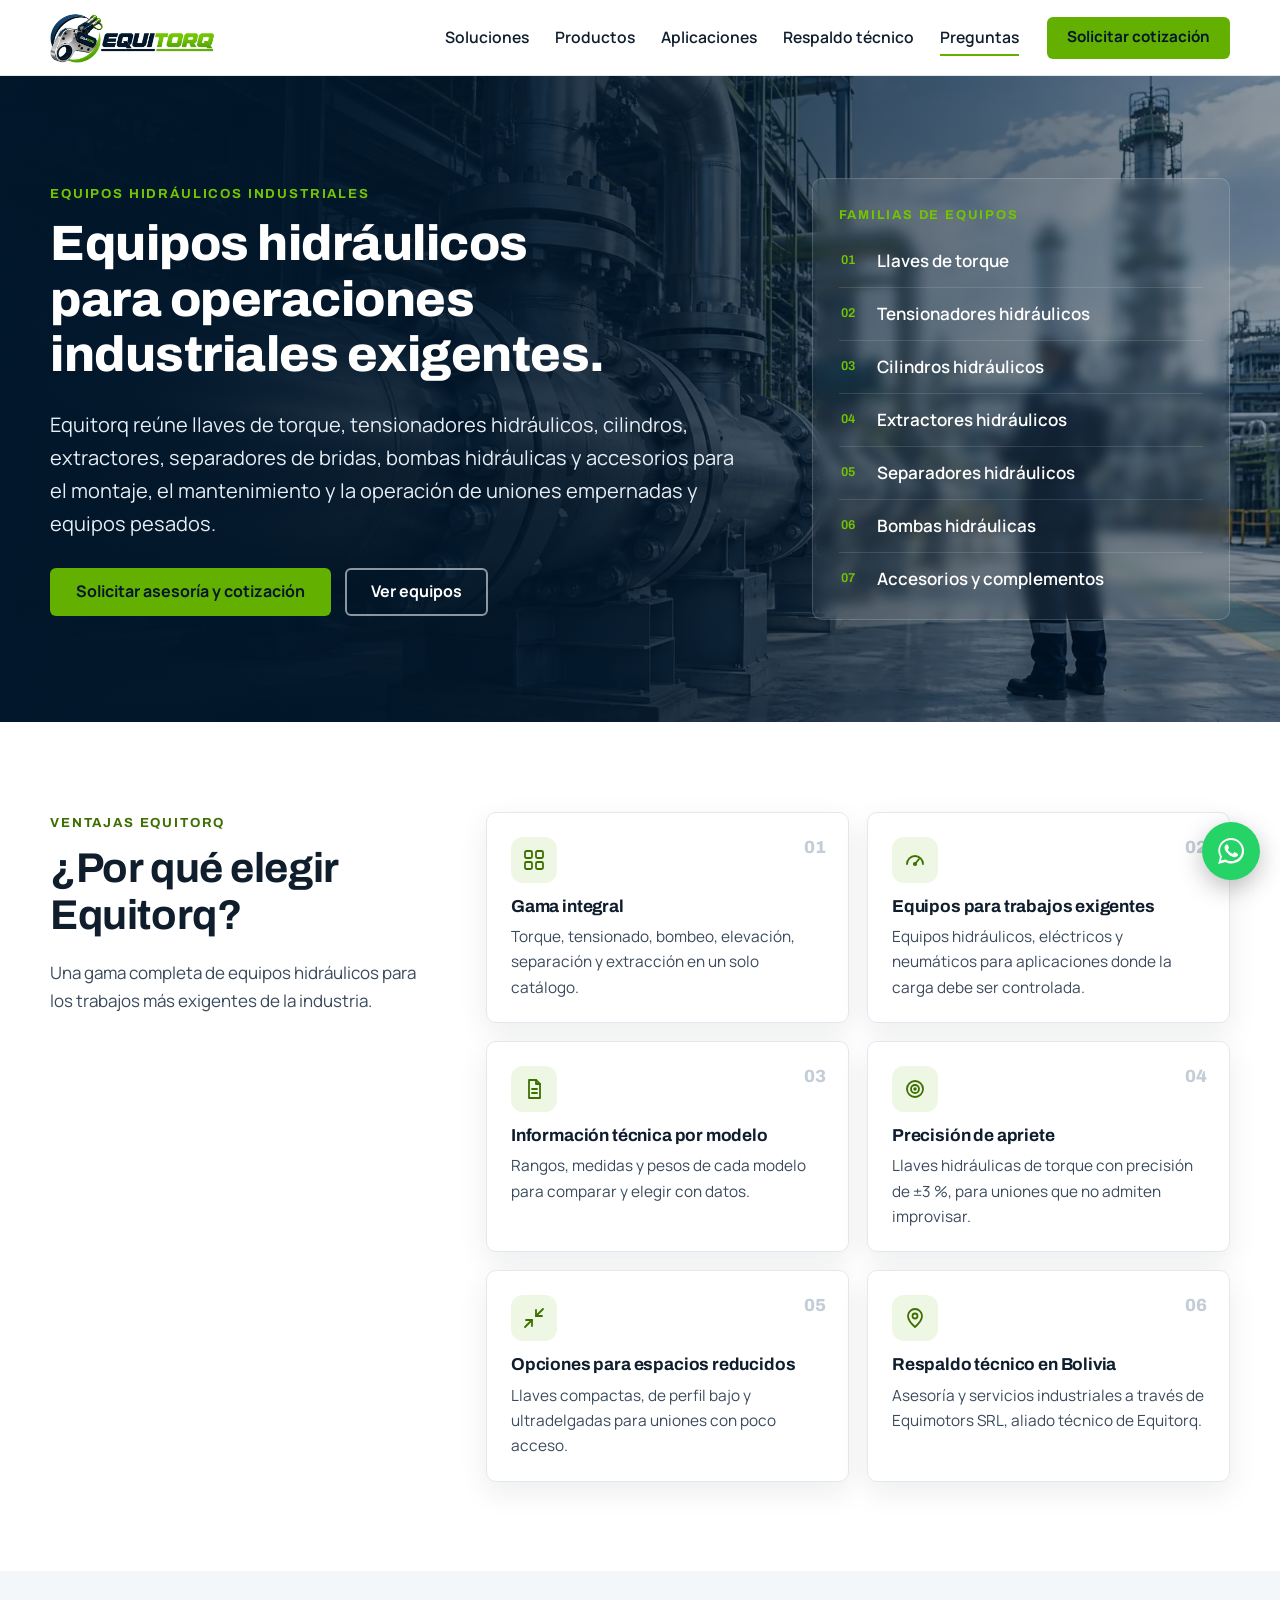
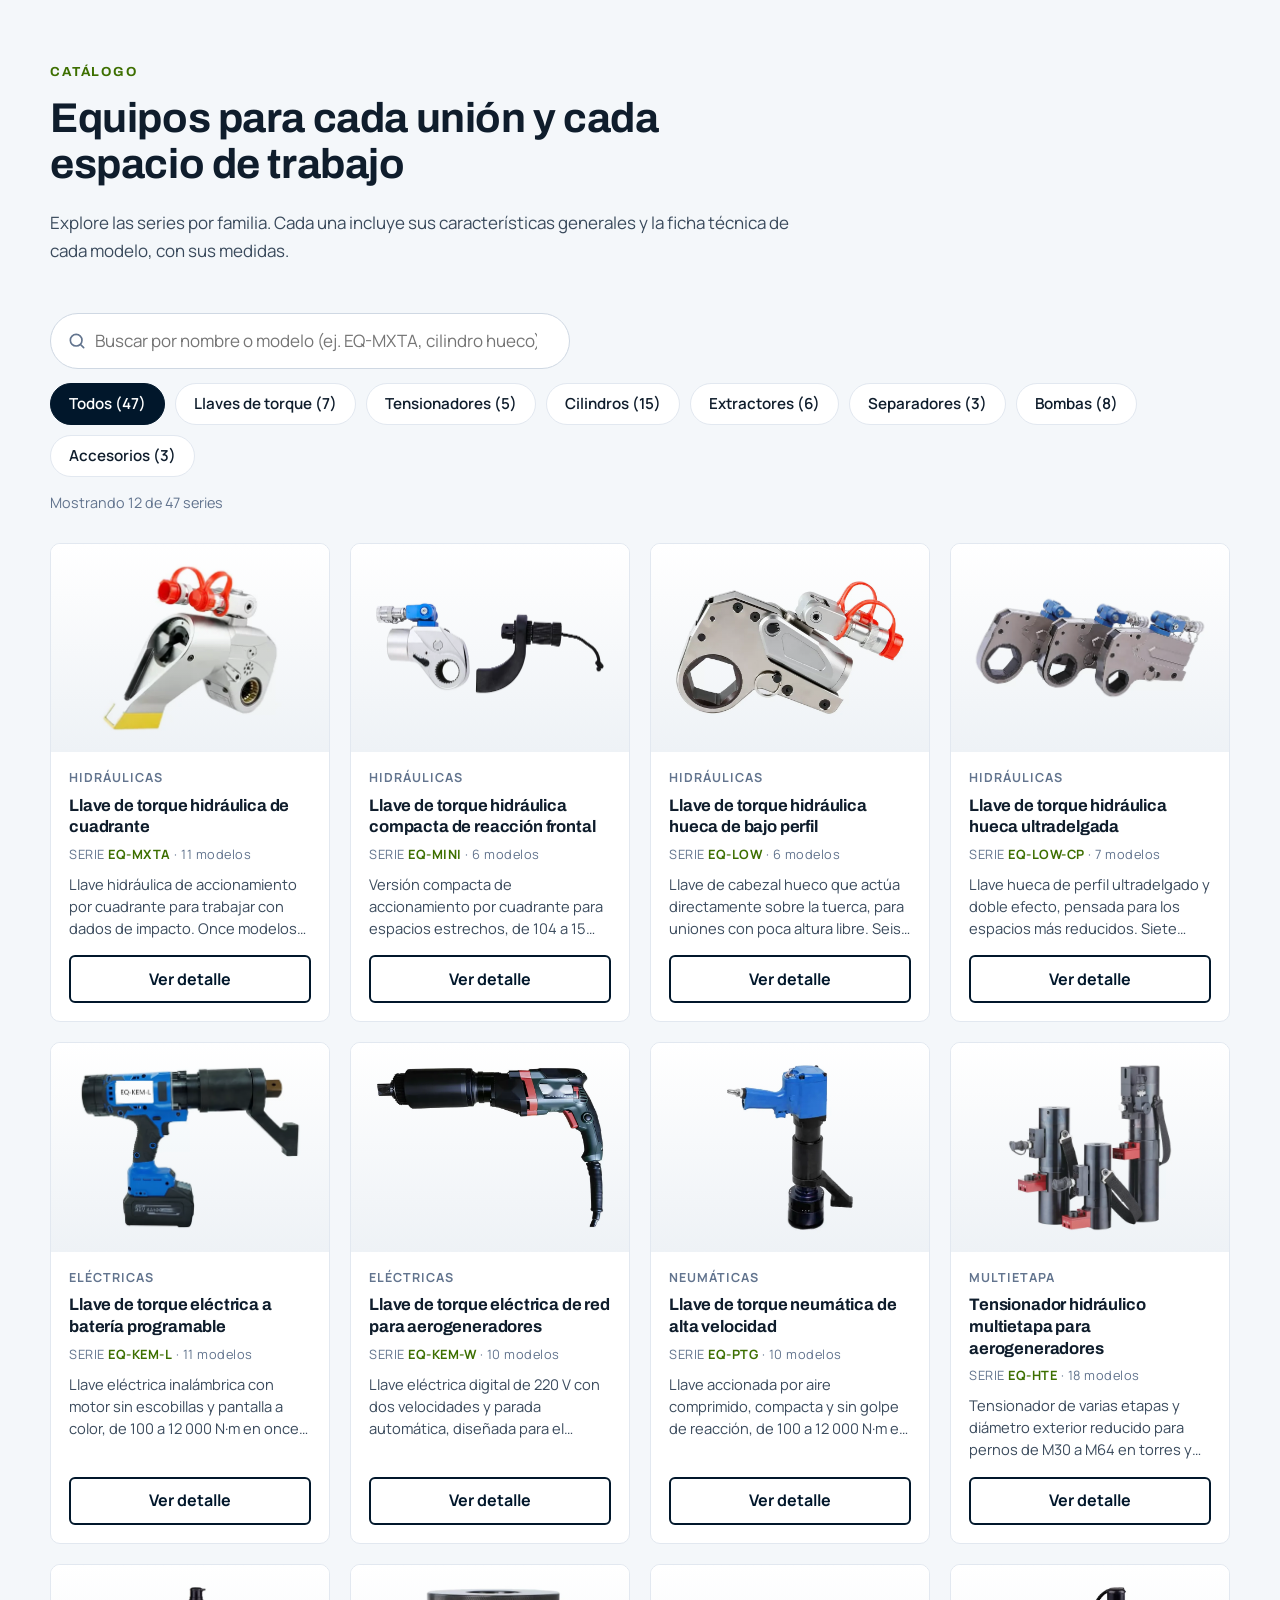
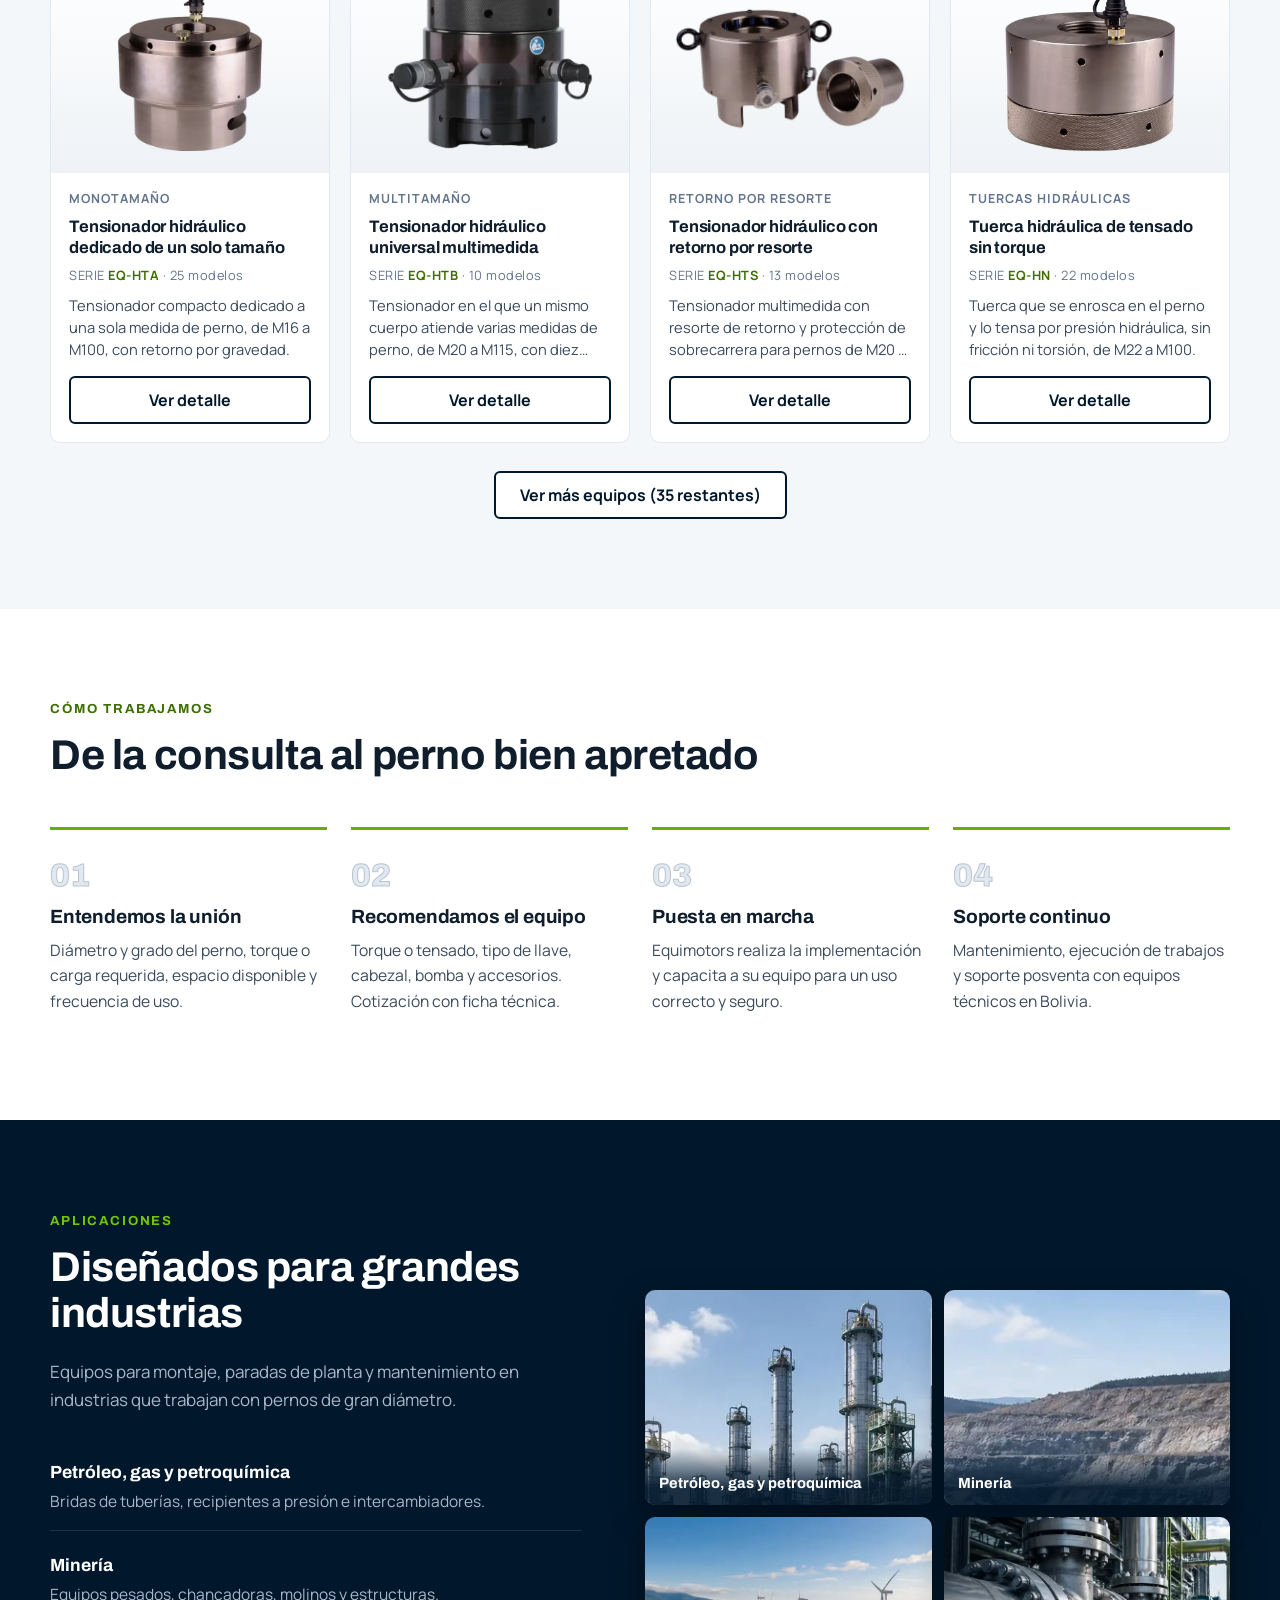
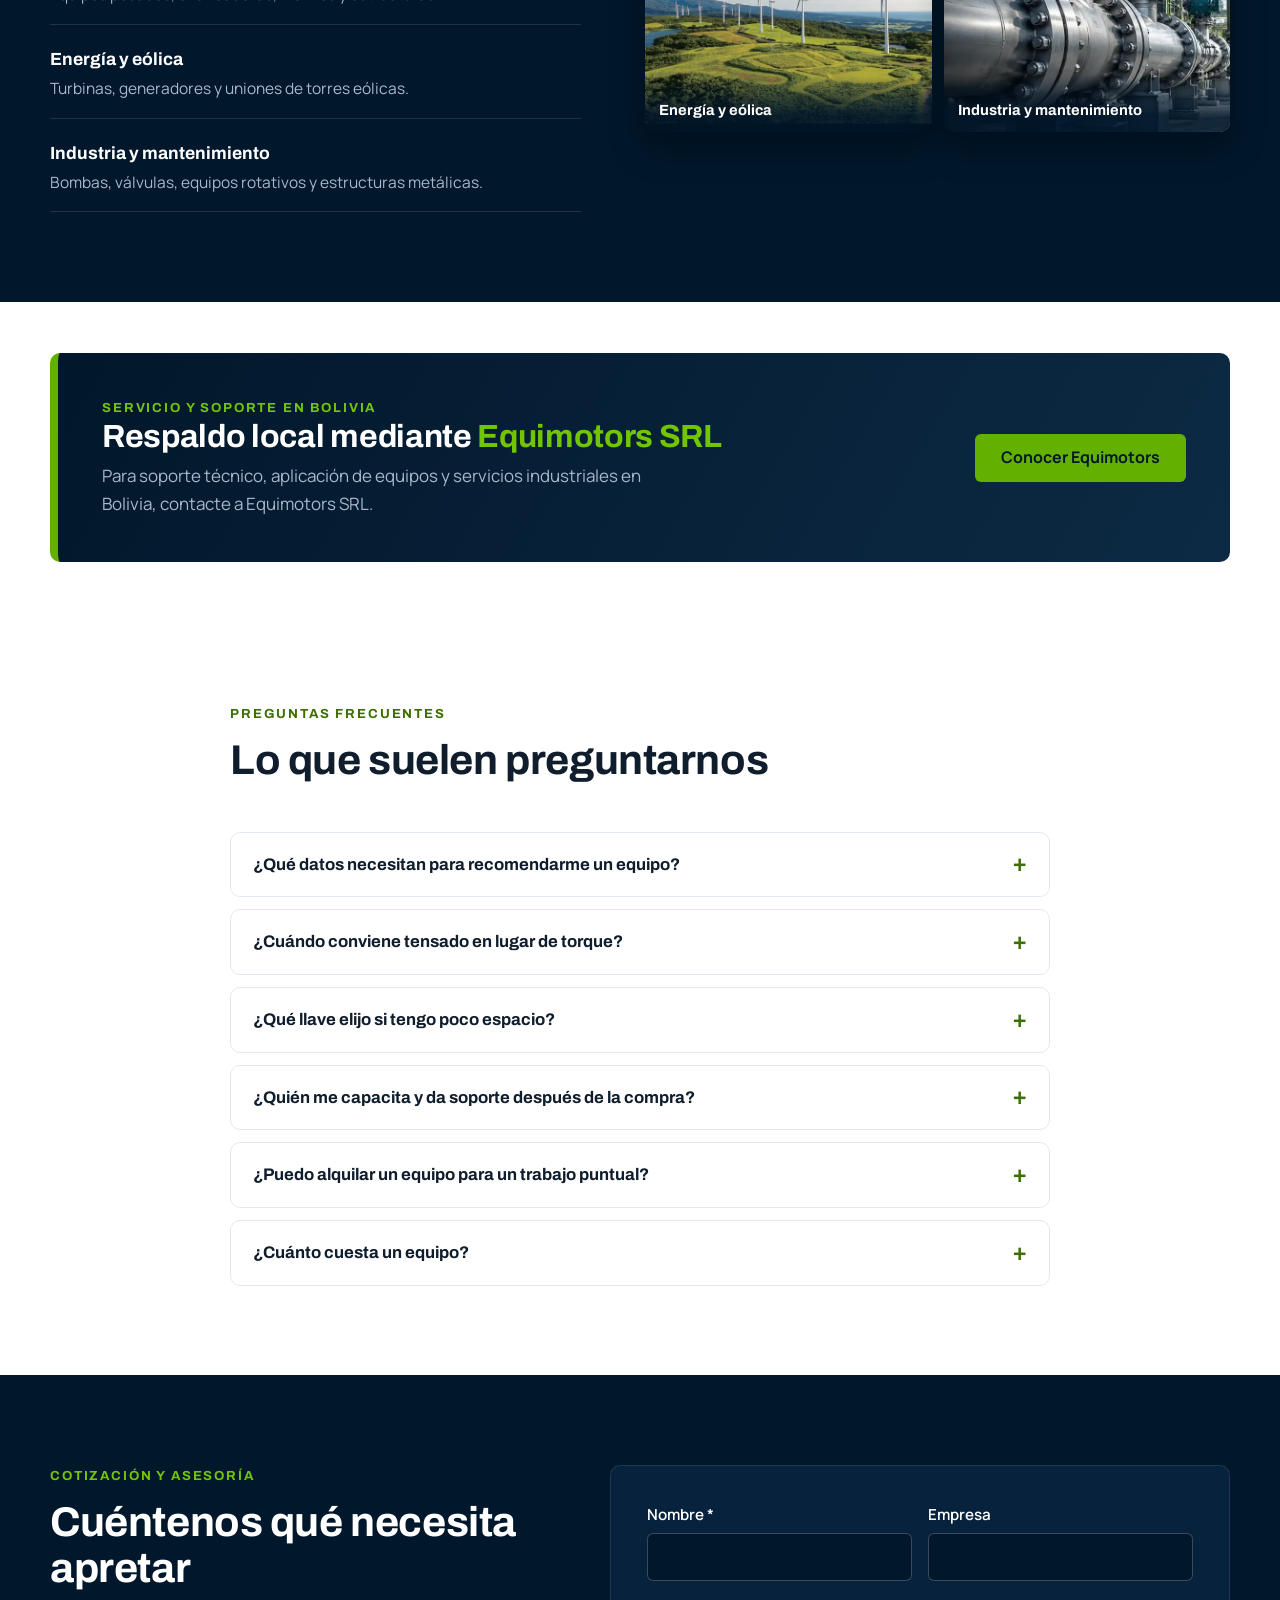
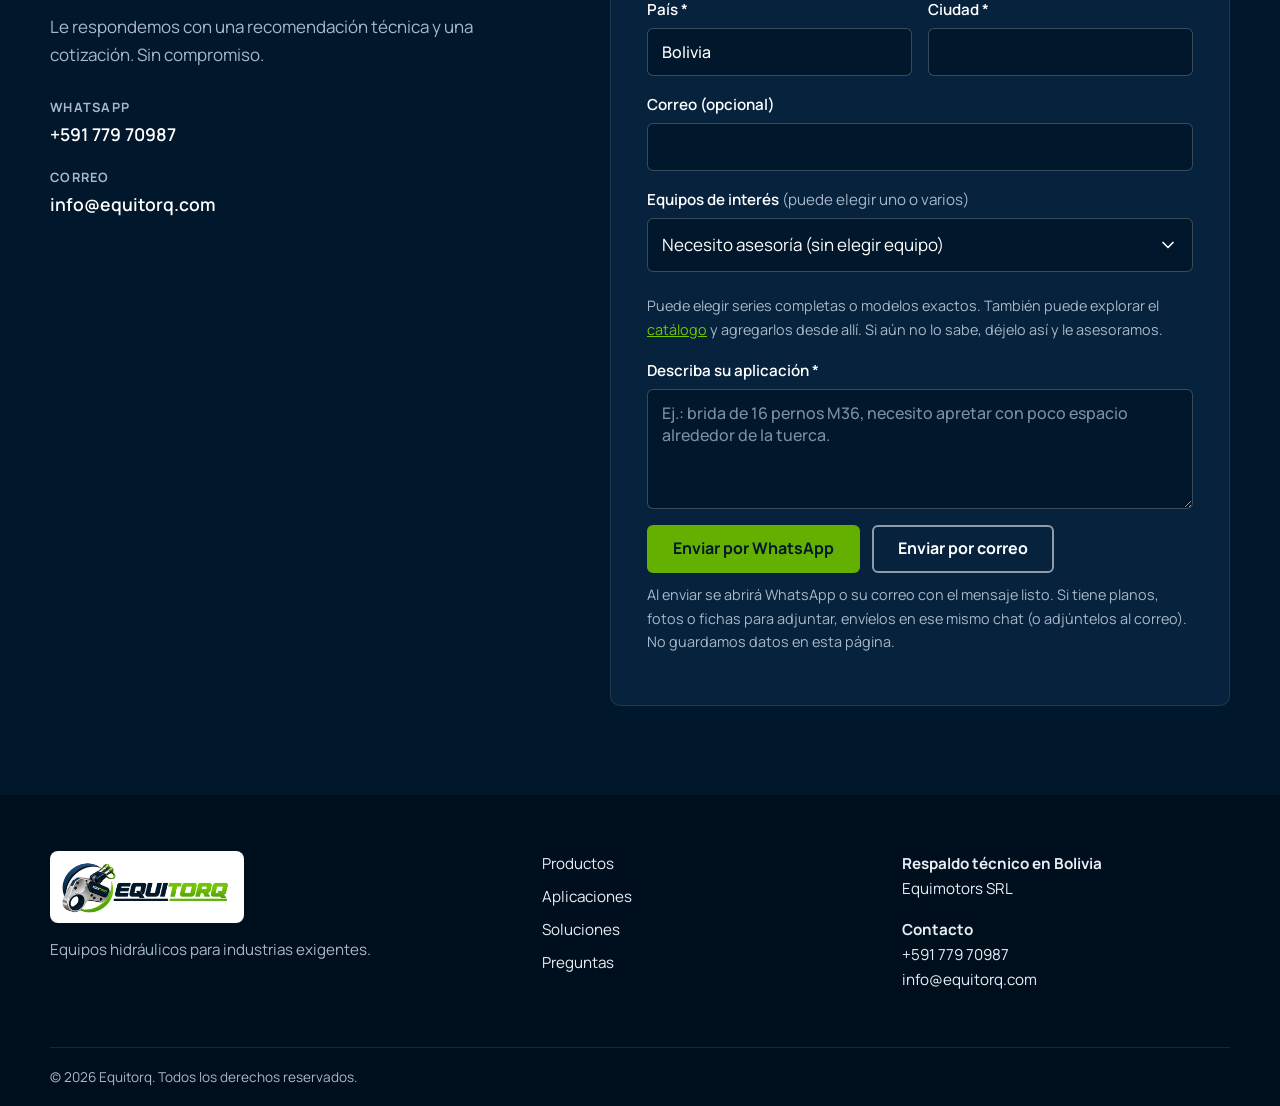
<file: index.html>
<!DOCTYPE html>
<html lang="es-BO">
<head>
  <meta charset="UTF-8">
  <meta name="viewport" content="width=device-width, initial-scale=1">

  <!-- ============ SEO BÁSICO ============ -->
  <title>Equitorq | Equipos hidráulicos para industrias exigentes</title>
  <meta name="description" content="Llaves de torque hidráulicas, eléctricas y neumáticas, tensionadores hidráulicos, cilindros, extractores, separadores de bridas, bombas y accesorios para la industria.">
  <meta name="keywords" content="llaves de torque, tensionadores hidráulicos, cilindros hidráulicos, extractores hidráulicos, separadores de bridas, bombas hidráulicas, equipos hidráulicos industriales, Bolivia">
  <meta name="theme-color" content="#01172B">
  <!-- DOMINIO: si el dominio final no es https://www.equitorq.com, cámbielo en canonical, og:url, og:image, el JSON-LD, sitemap.xml y robots.txt (ver GUIA-DEPLOY.md) -->
  <link rel="canonical" href="https://www.equitorq.com/">

  <!-- Open Graph (vista previa al compartir en WhatsApp, LinkedIn, Facebook) -->
  <meta property="og:type" content="website">
  <meta property="og:locale" content="es_BO">
  <meta property="og:title" content="Equitorq | Equipos hidráulicos para industrias exigentes">
  <meta property="og:description" content="Llaves de torque, tensionadores, cilindros, extractores, separadores, bombas y accesorios hidráulicos.">
  <meta property="og:url" content="https://www.equitorq.com/">
  <meta property="og:image" content="https://www.equitorq.com/assets/img/og-equitorq.jpg">
  <meta property="og:image:width" content="1200">
  <meta property="og:image:height" content="630">
  <meta property="og:site_name" content="Equitorq">
  <meta name="twitter:card" content="summary_large_image">

  <link rel="icon" type="image/png" href="assets/img/favicon.png">

  <!-- Tipografías de la marca (las mismas de la landing anterior) -->
  <link rel="preconnect" href="https://fonts.googleapis.com">
  <link rel="preconnect" href="https://fonts.gstatic.com" crossorigin>
  <link href="https://fonts.googleapis.com/css2?family=Archivo:wght@600;700;800&family=Manrope:wght@400;500;600;700&display=swap" rel="stylesheet">

  <link rel="preload" as="image" href="assets/img/hero-planta-industrial.webp">
  <link rel="stylesheet" href="assets/css/styles.css?v=20261125g">

  <!-- Datos estructurados: solo información verificable -->
  <script type="application/ld+json">
  {
    "@context": "https://schema.org",
    "@type": "Organization",
    "name": "Equitorq",
    "url": "https://www.equitorq.com/",
    "logo": "https://www.equitorq.com/assets/img/logo-equitorq.webp",
    "email": "info@equitorq.com",
    "telephone": "+591 77970987",
    "areaServed": "BO",
    "description": "Equipos hidráulicos industriales: llaves de torque, tensionadores, cilindros, extractores, separadores, bombas y accesorios."
  }
  </script>
</head>

<body>
  <a class="skip-link" href="#contenido">Saltar al contenido</a>

  <!-- ===================== CABECERA ===================== -->
  <header class="site-header" id="top">
    <div class="container header-inner">
      <a href="#top" class="brand" aria-label="Equitorq, ir al inicio">
        <img src="assets/img/logo-equitorq.webp" alt="Equitorq" width="640" height="211">
      </a>

      <button class="nav-toggle" aria-expanded="false" aria-controls="menu" aria-label="Abrir menú">
        <span></span><span></span><span></span>
      </button>

      <nav class="main-nav" id="menu" aria-label="Navegación principal">
        <ul>
          <li><a href="#soluciones">Soluciones</a></li>
          <li><a href="#productos">Productos</a></li>
          <li><a href="#aplicaciones">Aplicaciones</a></li>
          <li><a href="#respaldo">Respaldo técnico</a></li>
          <li><a href="#faq">Preguntas</a></li>
        </ul>
        <a href="#contacto" class="btn btn-primary btn-sm">Solicitar cotización</a>
      </nav>
    </div>
  </header>

  <main id="contenido">

    <!-- ===================== HERO ===================== -->
    <section class="hero" aria-labelledby="hero-title">
      <img class="hero-bg" src="assets/img/hero-planta-industrial.webp" alt="" width="1600" height="907" fetchpriority="high">
      <div class="container hero-content hero-grid">
        <div class="hero-main">
        <p class="eyebrow eyebrow-light">Equipos hidráulicos industriales</p>
        <h1 id="hero-title">Equipos hidráulicos para operaciones industriales exigentes.</h1>
        <p class="hero-lead">
          Equitorq reúne llaves de torque, tensionadores hidráulicos, cilindros, extractores, separadores de bridas,
          bombas hidráulicas y accesorios para el montaje, el mantenimiento y la operación de uniones empernadas y equipos pesados.
        </p>
        <div class="hero-actions">
          <a href="#contacto" class="btn btn-primary">Solicitar asesoría y cotización</a>
          <a href="#productos" class="btn btn-ghost">Ver equipos</a>
        </div>
        </div>
        <aside class="hero-panel" aria-label="Familias de equipos">
          <p class="hero-panel-title">Familias de equipos</p>
          <ul>
            <li><a href="#productos" data-cat="Llaves de torque"><span>01</span>Llaves de torque</a></li>
            <li><a href="#productos" data-cat="Tensionadores"><span>02</span>Tensionadores hidráulicos</a></li>
            <li><a href="#productos" data-cat="Cilindros"><span>03</span>Cilindros hidráulicos</a></li>
            <li><a href="#productos" data-cat="Extractores"><span>04</span>Extractores hidráulicos</a></li>
            <li><a href="#productos" data-cat="Separadores"><span>05</span>Separadores hidráulicos</a></li>
            <li><a href="#productos" data-cat="Bombas"><span>06</span>Bombas hidráulicas</a></li>
            <li><a href="#productos" data-cat="Accesorios"><span>07</span>Accesorios y complementos</a></li>
          </ul>
        </aside>
      </div>
    </section>

    <!-- ===================== PROBLEMA / PROPUESTA ===================== -->
    <section class="section" id="soluciones" aria-labelledby="sol-title">
      <div class="container why-layout">
        <div class="section-head why-head">
          <p class="eyebrow">Ventajas Equitorq</p>
          <h2 id="sol-title">¿Por qué elegir Equitorq?</h2>
          <p>Una gama completa de equipos hidráulicos para los trabajos más exigentes de la industria.</p>
        </div>

        <div class="why-grid">
          <article class="compare-card why-card">
            <div class="why-icon" aria-hidden="true"><svg viewBox="0 0 24 24"><rect x="3" y="3" width="7" height="7" rx="1.5"/><rect x="14" y="3" width="7" height="7" rx="1.5"/><rect x="3" y="14" width="7" height="7" rx="1.5"/><rect x="14" y="14" width="7" height="7" rx="1.5"/></svg></div><span class="why-n" aria-hidden="true">01</span>
            <h3>Gama integral</h3>
            <p>Torque, tensionado, bombeo, elevación, separación y extracción en un solo catálogo.</p>
          </article>
          <article class="compare-card why-card">
            <div class="why-icon" aria-hidden="true"><svg viewBox="0 0 24 24"><path d="M4 16a8 8 0 1 1 16 0"/><path d="M12 16l4-5"/><circle cx="12" cy="16" r="1.2"/></svg></div><span class="why-n" aria-hidden="true">02</span>
            <h3>Equipos para trabajos exigentes</h3>
            <p>Equipos hidráulicos, eléctricos y neumáticos para aplicaciones donde la carga debe ser controlada.</p>
          </article>
          <article class="compare-card why-card">
            <div class="why-icon" aria-hidden="true"><svg viewBox="0 0 24 24"><path d="M7 3h7l4 4v14H7z"/><path d="M14 3v4h4"/><path d="M10 12h5M10 16h5"/></svg></div><span class="why-n" aria-hidden="true">03</span>
            <h3>Información técnica por modelo</h3>
            <p>Rangos, medidas y pesos de cada modelo para comparar y elegir con datos.</p>
          </article>
          <article class="compare-card why-card">
            <div class="why-icon" aria-hidden="true"><svg viewBox="0 0 24 24"><circle cx="12" cy="12" r="8"/><circle cx="12" cy="12" r="4"/><circle cx="12" cy="12" r=".8"/></svg></div><span class="why-n" aria-hidden="true">04</span>
            <h3>Precisión de apriete</h3>
            <p>Llaves hidráulicas de torque con precisión de ±3 %, para uniones que no admiten improvisar.</p>
          </article>
          <article class="compare-card why-card">
            <div class="why-icon" aria-hidden="true"><svg viewBox="0 0 24 24"><path d="M4 14h6v6"/><path d="M20 10h-6V4"/><path d="M14 10l7-7"/><path d="M3 21l7-7"/></svg></div><span class="why-n" aria-hidden="true">05</span>
            <h3>Opciones para espacios reducidos</h3>
            <p>Llaves compactas, de perfil bajo y ultradelgadas para uniones con poco acceso.</p>
          </article>
          <article class="compare-card why-card">
            <div class="why-icon" aria-hidden="true"><svg viewBox="0 0 24 24"><path d="M12 21s-7-6.2-7-11a7 7 0 0 1 14 0c0 4.8-7 11-7 11z"/><circle cx="12" cy="10" r="2.5"/></svg></div><span class="why-n" aria-hidden="true">06</span>
            <h3>Respaldo técnico en Bolivia</h3>
            <p>Asesoría y servicios industriales a través de Equimotors SRL, aliado técnico de Equitorq.</p>
          </article>
        </div>
      </div>
    </section>

    <!-- ===================== PRODUCTOS (catálogo) ===================== -->
    <section class="section section-alt" id="productos" aria-labelledby="prod-title">
      <div class="container">
        <div class="section-head">
          <p class="eyebrow">Catálogo</p>
          <h2 id="prod-title">Equipos para cada unión y cada espacio de trabajo</h2>
          <p>Explore las series por familia. Cada una incluye sus características generales y la ficha técnica de cada modelo, con sus medidas.</p>
        </div>

        <div class="cat-toolbar">
          <div class="cat-search">
            <label for="cat-q" class="sr-only">Buscar equipo o modelo</label>
            <input id="cat-q" type="search" placeholder="Buscar por nombre o modelo (ej. EQ-MXTA, cilindro hueco)" autocomplete="off">
          </div>
          <div class="filters" id="cat-cats" role="group" aria-label="Familias de equipos"></div>
          <div class="filters filters-sub" id="cat-subs" role="group" aria-label="Subcategorías" hidden></div>
          <p class="cat-count" id="cat-count" aria-live="polite"></p>
        </div>

        <div class="cat-grid" id="cat-grid"></div>
        <div class="cat-more"><button type="button" class="btn btn-outline" id="cat-more" hidden>Ver más equipos</button></div>

        <noscript>
          <p class="cat-noscript">Para ver el catálogo se necesita JavaScript. Si no puede activarlo, escríbanos por <a href="https://wa.me/59177970987">WhatsApp</a> o a <a href="mailto:info@equitorq.com">info@equitorq.com</a> y le enviamos la información.</p>
        </noscript>
      </div>

      <dialog class="cat-modal" id="cat-modal" aria-labelledby="cm-title">
        <div class="cm-bar">
          <button type="button" class="cm-back" id="cm-back" hidden>&larr; Volver a la serie</button>
          <span class="cm-code" id="cm-code"></span>
          <button type="button" class="cm-close" id="cm-close" aria-label="Cerrar">&times;</button>
        </div>
        <div class="cm-body" id="cm-body"></div>
        <div class="cm-foot" id="cm-foot" hidden>
          <span id="cm-foot-n"></span>
          <a class="btn btn-primary" href="#contacto" id="cm-foot-go">Continuar a la cotización</a>
        </div>
      </dialog>
    </section>

    <!-- ===================== CÓMO TRABAJAMOS ===================== -->
    <section class="section" aria-labelledby="proc-title">
      <div class="container">
        <div class="section-head">
          <p class="eyebrow">Cómo trabajamos</p>
          <h2 id="proc-title">De la consulta al perno bien apretado</h2>
        </div>
        <ol class="steps">
          <li>
            <span class="step-n" aria-hidden="true">01</span>
            <h3>Entendemos la unión</h3>
            <p>Diámetro y grado del perno, torque o carga requerida, espacio disponible y frecuencia de uso.</p>
          </li>
          <li>
            <span class="step-n" aria-hidden="true">02</span>
            <h3>Recomendamos el equipo</h3>
            <p>Torque o tensado, tipo de llave, cabezal, bomba y accesorios. Cotización con ficha técnica.</p>
          </li>
          <li>
            <span class="step-n" aria-hidden="true">03</span>
            <h3>Puesta en marcha</h3>
            <p>Equimotors realiza la implementación y capacita a su equipo para un uso correcto y seguro.</p>
          </li>
          <li>
            <span class="step-n" aria-hidden="true">04</span>
            <h3>Soporte continuo</h3>
            <p>Mantenimiento, ejecución de trabajos y soporte posventa con equipos técnicos en Bolivia.</p>
          </li>
        </ol>
      </div>
    </section>

    <!-- ===================== APLICACIONES ===================== -->
    <section class="section section-dark" id="aplicaciones" aria-labelledby="apl-title">
      <div class="container apl-grid">
        <div>
          <p class="eyebrow eyebrow-light">Aplicaciones</p>
          <h2 id="apl-title">Diseñados para grandes industrias</h2>
          <p class="muted-light">Equipos para montaje, paradas de planta y mantenimiento en industrias que trabajan con pernos de gran diámetro.</p>
          <ul class="apl-list">
            <li><strong>Petróleo, gas y petroquímica</strong><span>Bridas de tuberías, recipientes a presión e intercambiadores.</span></li>
            <li><strong>Minería</strong><span>Equipos pesados, chancadoras, molinos y estructuras.</span></li>
            <li><strong>Energía y eólica</strong><span>Turbinas, generadores y uniones de torres eólicas.</span></li>
            <li><strong>Industria y mantenimiento</strong><span>Bombas, válvulas, equipos rotativos y estructuras metálicas.</span></li>
          </ul>
        </div>
        <div class="apl-mosaic">
            <figure class="apl-tile"><img src="assets/img/apl-petroleo-gas.webp" alt="Planta petroquímica con tuberías y válvulas" width="400" height="300" loading="lazy"><figcaption>Petróleo, gas y petroquímica</figcaption></figure>
            <figure class="apl-tile"><img src="assets/img/apl-mineria.webp" alt="Mina a tajo abierto" width="300" height="225" loading="lazy"><figcaption>Minería</figcaption></figure>
            <figure class="apl-tile"><img src="assets/img/apl-energia-eolica.webp" alt="Parque eólico" width="600" height="450" loading="lazy"><figcaption>Energía y eólica</figcaption></figure>
            <figure class="apl-tile"><img src="assets/img/apl-industria-mantenimiento.webp" alt="Tuberías con bridas empernadas en una planta industrial" width="600" height="450" loading="lazy"><figcaption>Industria y mantenimiento</figcaption></figure>
        </div>
      </div>
    </section>

    <!-- ===================== RESPALDO EQUIMOTORS ===================== -->
    <section class="section section-tight" id="respaldo" aria-labelledby="resp-title">
      <div class="container">
        <div class="backing-band">
          <div>
            <p class="eyebrow eyebrow-light">Servicio y soporte en Bolivia</p>
            <h2 id="resp-title">Respaldo local mediante <a href="https://www.equimotors.com" target="_blank" rel="noopener">Equimotors SRL</a></h2>
            <p>Para soporte técnico, aplicación de equipos y servicios industriales en Bolivia, contacte a Equimotors SRL.</p>
          </div>
          <a href="https://www.equimotors.com" target="_blank" rel="noopener" class="btn btn-primary">Conocer Equimotors</a>
        </div>
      </div>
    </section>

    <!-- ===================== FAQ ===================== -->
    <section class="section" id="faq" aria-labelledby="faq-title">
      <div class="container narrow">
        <div class="section-head">
          <p class="eyebrow">Preguntas frecuentes</p>
          <h2 id="faq-title">Lo que suelen preguntarnos</h2>
        </div>

        <div class="faq">
          <details>
            <summary>¿Qué datos necesitan para recomendarme un equipo?</summary>
            <p>Diámetro y grado del perno, torque o carga requerida (si la conoce), espacio alrededor de la tuerca y cuántos pernos aprieta por jornada. Una foto de la unión ayuda mucho.</p>
          </details>
          <details>
            <summary>¿Cuándo conviene tensado en lugar de torque?</summary>
            <p>Cuando se necesita una carga muy uniforme entre pernos, en uniones de gran diámetro o en bridas críticas, y cuando conviene tensar varios pernos al mismo tiempo. Para la mayoría de trabajos de montaje y mantenimiento, una llave de torque es suficiente.</p>
          </details>
          <details>
            <summary>¿Qué llave elijo si tengo poco espacio?</summary>
            <p>Las llaves de cabeza hueca y las ultradelgadas actúan directamente sobre la tuerca y entran donde una llave de cuadrante con dado no cabe: cerca de una pared, con pernos largos o con poca separación entre pernos.</p>
          </details>
          <details>
            <summary>¿Quién me capacita y da soporte después de la compra?</summary>
            <p>Equimotors, nuestro aliado técnico en Bolivia. Se encarga de la implementación, la capacitación, el mantenimiento y el soporte posventa.</p>
          </details>
          <details>
            <summary>¿Puedo alquilar un equipo para un trabajo puntual?</summary>
            <p>Equimotors ofrece arriendo de equipos. Consúltenos qué equipos hay disponibles para las fechas de su trabajo.</p>
          </details>
          <details>
            <summary>¿Cuánto cuesta un equipo?</summary>
            <p>Depende del rango de torque, el tipo de cabezal, la bomba y los accesorios. Le enviamos una cotización a la medida de su aplicación.</p>
          </details>
        </div>
      </div>
    </section>

    <!-- ===================== CONTACTO ===================== -->
    <section class="section section-dark" id="contacto" aria-labelledby="cont-title">
      <div class="container contact">
        <div class="contact-info">
          <p class="eyebrow eyebrow-light">Cotización y asesoría</p>
          <h2 id="cont-title">Cuéntenos qué necesita apretar</h2>
          <p class="muted-light">Le respondemos con una recomendación técnica y una cotización. Sin compromiso.</p>

          <ul class="contact-list">
            <li>
              <span class="contact-label">WhatsApp</span>
              <a href="https://wa.me/59177970987" target="_blank" rel="noopener">+591 779 70987</a>
            </li>
            <li>
              <span class="contact-label">Correo</span>
              <a href="mailto:info@equitorq.com">info@equitorq.com</a>
            </li>
          </ul>
        </div>

        <!-- Formulario sin servidor: arma el mensaje y lo abre en WhatsApp o en el correo -->
        <form class="contact-form" id="quote-form" novalidate>
          <div class="field-row">
            <div class="field">
              <label for="f-nombre">Nombre *</label>
              <input id="f-nombre" name="nombre" type="text" autocomplete="name" required>
            </div>
            <div class="field">
              <label for="f-empresa">Empresa</label>
              <input id="f-empresa" name="empresa" type="text" autocomplete="organization">
            </div>
          </div>

          <div class="field-row">
            <div class="field">
              <label for="f-pais">País *</label>
              <input id="f-pais" name="pais" type="text" autocomplete="country-name" value="Bolivia" required>
            </div>
            <div class="field">
              <label for="f-ciudad">Ciudad *</label>
              <input id="f-ciudad" name="ciudad" type="text" autocomplete="address-level2" required>
            </div>
          </div>

          <div class="field">
            <label for="f-correo">Correo (opcional)</label>
            <input id="f-correo" name="correo" type="email" autocomplete="email">
          </div>

          <div class="field eq-field" id="eq-field">
            <span class="eq-label" id="eq-label">Equipos de interés <span class="muted-light">(puede elegir uno o varios)</span></span>
            <div class="eq-combo" id="eq-combo">
              <button type="button" class="eq-trigger" id="eq-trigger" aria-haspopup="true" aria-expanded="false" aria-controls="eq-panel" aria-labelledby="eq-label eq-trigger-text">
                <span id="eq-trigger-text">Necesito asesoría (sin elegir equipo)</span>
                <svg viewBox="0 0 24 24" aria-hidden="true"><path d="M6 9l6 6 6-6"/></svg>
              </button>
              <div class="eq-panel" id="eq-panel" hidden>
                <input type="search" id="eq-search" placeholder="Buscar equipo o modelo" aria-label="Buscar equipo o modelo" autocomplete="off">
                <div class="eq-list" id="eq-list" role="group" aria-label="Equipos disponibles"></div>
                <div class="eq-panel-foot"><span id="eq-panel-n"></span><button type="button" class="btn btn-primary" id="eq-done">Listo</button></div>
              </div>
            </div>
            <div class="eq-picked" id="eq-picked" aria-live="polite"></div>
            <p class="small muted-light eq-hint">Puede elegir series completas o modelos exactos. También puede explorar el <a href="#productos">catálogo</a> y agregarlos desde allí. Si aún no lo sabe, déjelo así y le asesoramos.</p>
          </div>

          <div class="field">
            <label for="f-mensaje">Describa su aplicación *</label>
            <textarea id="f-mensaje" name="mensaje" rows="4" required placeholder="Ej.: brida de 16 pernos M36, necesito apretar con poco espacio alrededor de la tuerca."></textarea>
          </div>

          <p class="form-error" id="form-error" role="alert" hidden>Complete su nombre, país, ciudad y la descripción de su aplicación.</p>

          <div class="form-actions">
            <button type="submit" class="btn btn-primary" data-channel="whatsapp">Enviar por WhatsApp</button>
            <button type="submit" class="btn btn-ghost" data-channel="email">Enviar por correo</button>
          </div>
          <p class="small muted-light">Al enviar se abrirá WhatsApp o su correo con el mensaje listo. Si tiene planos, fotos o fichas para adjuntar, envíelos en ese mismo chat (o adjúntelos al correo). No guardamos datos en esta página.</p>
        </form>
      </div>
    </section>
  </main>

  <!-- ===================== PIE ===================== -->
  <footer class="site-footer">
    <div class="container footer-inner">
      <div>
        <img src="assets/img/logo-equitorq.webp" alt="Equitorq" width="640" height="211" class="footer-logo" loading="lazy">
        <p>Equipos hidráulicos para industrias exigentes.</p>
      </div>
      <nav aria-label="Enlaces del pie">
        <ul>
          <li><a href="#productos">Productos</a></li>
          <li><a href="#aplicaciones">Aplicaciones</a></li>
          <li><a href="#soluciones">Soluciones</a></li>
          <li><a href="#faq">Preguntas</a></li>
        </ul>
      </nav>
      <div>
        <p><strong><a href="#respaldo">Respaldo técnico en Bolivia</a></strong><br><a href="https://www.equimotors.com" target="_blank" rel="noopener">Equimotors SRL</a></p>
        <p><strong><a href="#contacto">Contacto</a></strong><br><a href="https://wa.me/59177970987" target="_blank" rel="noopener">+591 779 70987</a><br><a href="mailto:info@equitorq.com">info@equitorq.com</a></p>
      </div>
    </div>
    <div class="container footer-bottom">
      <p>© <span id="year">2026</span> Equitorq. Todos los derechos reservados.</p>
    </div>
  </footer>

  <!-- Botón flotante de WhatsApp -->
  <a class="wa-float" href="https://wa.me/59177970987?text=Hola%20Equitorq%2C%20quisiera%20asesor%C3%ADa%20sobre%20equipos%20de%20torque%20y%20tensado." target="_blank" rel="noopener" aria-label="Escribir por WhatsApp">
    <svg viewBox="0 0 32 32" aria-hidden="true"><path d="M16 3C9 3 3.3 8.6 3.3 15.6c0 2.2.6 4.4 1.7 6.3L3.2 29l7.3-1.9c1.8 1 3.8 1.5 5.9 1.5 7 0 12.7-5.7 12.7-12.6S23 3 16 3zm0 23.1c-1.9 0-3.8-.5-5.4-1.5l-.4-.2-4.3 1.1 1.1-4.2-.3-.4a10.4 10.4 0 0 1-1.6-5.5C5.1 9.8 10 5.1 16 5.1s10.9 4.7 10.9 10.6S22 26.1 16 26.1zm6-7.9c-.3-.2-1.9-.9-2.2-1-.3-.1-.5-.2-.7.2l-1 1.2c-.2.2-.4.2-.7.1-.3-.2-1.4-.5-2.6-1.6-1-.9-1.6-1.9-1.8-2.2-.2-.3 0-.5.1-.7l.5-.6.3-.5c.1-.2 0-.4 0-.6l-1-2.4c-.3-.6-.5-.5-.7-.5h-.6c-.2 0-.6.1-.9.4-.3.3-1.2 1.1-1.2 2.8s1.2 3.2 1.4 3.5c.2.2 2.4 3.6 5.7 5 .8.4 1.4.6 1.9.7.8.3 1.5.2 2.1.1.6-.1 1.9-.8 2.2-1.5.3-.7.3-1.4.2-1.5-.1-.1-.3-.2-.6-.4z"/></svg>
  </a>

  <script src="assets/data/catalogo.js?v=20261125g" defer></script>
  <script src="assets/js/main.js?v=20261125g" defer></script>
  <script src="assets/js/catalogo.js?v=20261125g" defer></script>
</body>
</html>
</file>
<file: assets/css/styles.css>
/* =========================================================
   EQUITORQ · Landing page
   Estructura:
   1. Variables (colores, tipografía, espacios) ← editar aquí la marca
   2. Base
   3. Utilidades y botones
   4. Cabecera y navegación
   5. Secciones (hero, soluciones, productos, proceso,
      aplicaciones, respaldo, buena práctica, FAQ, contacto)
   6. Pie y WhatsApp flotante
   7. Responsive
   ========================================================= */

/* ---------- 1. VARIABLES ---------- */
:root {
  /* Marca (tomados del logo oficial) */
  --navy-900: #01172b;
  --navy-800: #06223d;
  --navy-700: #0d3152;
  --green-500: #64b000;      /* verde de marca: botones y acentos sobre fondo oscuro */
  --green-400: #72c601;      /* verde brillante del logo */
  --green-700: #3d6f00;      /* verde oscuro: texto/acento sobre fondo claro (contraste AA) */
  --green-50:  #eef7e3;

  /* Neutros */
  --ink: #0f1d2c;
  --text: #3a4a5c;
  --muted: #62748e;
  --line: #e2e8f0;
  --bg: #ffffff;
  --bg-alt: #f4f7fa;
  --on-dark: #e8eef5;
  --on-dark-muted: #a9b8c9;

  /* Tipografía */
  --font-head: "Archivo", "Arial Narrow", Arial, sans-serif;
  --font-body: "Manrope", system-ui, -apple-system, "Segoe UI", Roboto, sans-serif;

  /* Espacios y formas */
  --radius: 10px;
  --radius-sm: 6px;
  --shadow: 0 10px 30px rgba(1, 23, 43, .08);
  --container: 1180px;
  --section-y: clamp(64px, 9vw, 112px);
  --header-h: 76px;
}

/* ---------- 2. BASE ---------- */
*, *::before, *::after { box-sizing: border-box; }
html { scroll-behavior: smooth; scroll-padding-top: calc(var(--header-h) + 12px); }
@media (prefers-reduced-motion: reduce) { html { scroll-behavior: auto; } * { transition: none !important; } }

body {
  margin: 0;
  font-family: var(--font-body);
  font-size: 1.0625rem;
  line-height: 1.65;
  color: var(--text);
  background: var(--bg);
  -webkit-font-smoothing: antialiased;
}
img, svg { display: block; max-width: 100%; height: auto; }
h1, h2, h3 { font-family: var(--font-head); color: var(--ink); line-height: 1.12; margin: 0 0 .5em; letter-spacing: -.01em; }
h1 { font-size: clamp(2.2rem, 5.2vw, 3.9rem); font-weight: 800; }
h2 { font-size: clamp(1.75rem, 3.4vw, 2.6rem); font-weight: 700; }
h3 { font-size: 1.2rem; font-weight: 700; }
p { margin: 0 0 1em; }
a { color: var(--green-700); }
ul, ol { margin: 0; padding: 0; }

:focus-visible { outline: 3px solid var(--green-400); outline-offset: 3px; border-radius: 4px; }

.skip-link {
  position: absolute; left: 12px; top: -60px; z-index: 100;
  background: var(--green-500); color: var(--navy-900); padding: 10px 16px; border-radius: var(--radius-sm); font-weight: 700;
}
.skip-link:focus { top: 12px; }

/* ---------- 3. UTILIDADES Y BOTONES ---------- */
.container { width: min(100% - 40px, var(--container)); margin-inline: auto; }
.narrow { max-width: 820px; }
.section { padding-block: var(--section-y); }
.section-alt { background: var(--bg-alt); }
.section-dark { background: var(--navy-900); color: var(--on-dark); }
.section-dark h2, .section-dark h3 { color: #fff; }
.section-head { max-width: 760px; margin-bottom: 48px; }
.small { font-size: .9rem; }
.muted-light { color: var(--on-dark-muted); }

.eyebrow {
  font-family: var(--font-head); font-weight: 700; font-size: .82rem;
  letter-spacing: .14em; text-transform: uppercase; color: var(--green-700); margin-bottom: 12px;
}
.eyebrow-light { color: var(--green-400); }

.btn {
  display: inline-flex; align-items: center; justify-content: center; gap: 8px;
  min-height: 48px; padding: 12px 24px; border-radius: var(--radius-sm);
  font: 700 1rem/1.2 var(--font-body); text-decoration: none; cursor: pointer;
  border: 2px solid transparent; transition: background .2s, color .2s, border-color .2s, transform .2s;
}
.btn:hover { transform: translateY(-1px); }
.btn-primary { background: var(--green-500); color: var(--navy-900); }
.btn-primary:hover { background: var(--green-400); }
.btn-ghost { background: transparent; color: #fff; border-color: rgba(255,255,255,.55); }
.btn-ghost:hover { border-color: #fff; background: rgba(255,255,255,.08); }
.btn-outline { background: #fff; color: var(--navy-900); border-color: var(--navy-900); }
.btn-outline:hover { background: var(--navy-900); color: #fff; }
.btn-sm { min-height: 42px; padding: 8px 18px; font-size: .95rem; }
.btn-block { width: 100%; }

.link-arrow { font-weight: 700; color: var(--green-700); text-decoration: none; display: inline-flex; gap: 6px; }
.link-arrow::after { content: "→"; transition: transform .2s; }
.link-arrow:hover::after { transform: translateX(4px); }

.check-list { list-style: none; display: grid; gap: 10px; }
.check-list li { position: relative; padding-left: 28px; }
.check-list li::before {
  content: ""; position: absolute; left: 0; top: .45em; width: 16px; height: 16px; border-radius: 50%;
  background: var(--green-500) url("data:image/svg+xml,%3Csvg xmlns='http://www.w3.org/2000/svg' viewBox='0 0 16 16'%3E%3Cpath d='M4 8.5l2.5 2.5L12 5.5' fill='none' stroke='%2301172b' stroke-width='2' stroke-linecap='round' stroke-linejoin='round'/%3E%3C/svg%3E") center/100% no-repeat;
}

/* ---------- 4. CABECERA ---------- */
.site-header {
  position: sticky; top: 0; z-index: 50; height: var(--header-h);
  background: rgba(255,255,255,.96); backdrop-filter: blur(8px);
  border-bottom: 1px solid var(--line);
}
.header-inner { height: 100%; display: flex; align-items: center; justify-content: space-between; gap: 24px; }
.brand img { width: 168px; height: auto; }
.main-nav { display: flex; align-items: center; gap: 28px; }
.main-nav ul { list-style: none; display: flex; gap: 26px; }
.main-nav ul a { color: var(--ink); text-decoration: none; font-weight: 600; font-size: .98rem; padding-block: 6px; border-bottom: 2px solid transparent; }
.main-nav ul a:hover, .main-nav ul a.is-current { border-bottom-color: var(--green-500); }

.nav-toggle { display: none; width: 44px; height: 44px; border: 0; background: transparent; cursor: pointer; padding: 10px; }
.nav-toggle span { display: block; height: 2px; background: var(--navy-900); margin: 5px 0; border-radius: 2px; transition: transform .25s, opacity .25s; }
.nav-toggle[aria-expanded="true"] span:nth-child(1) { transform: translateY(7px) rotate(45deg); }
.nav-toggle[aria-expanded="true"] span:nth-child(2) { opacity: 0; }
.nav-toggle[aria-expanded="true"] span:nth-child(3) { transform: translateY(-7px) rotate(-45deg); }

/* ---------- 5a. HERO ---------- */
.hero { position: relative; isolation: isolate; color: var(--on-dark); background: var(--navy-900); overflow: hidden; }
.hero-bg { position: absolute; inset: 0; width: 100%; height: 100%; object-fit: cover; z-index: -2; }
.hero::before {
  content: ""; position: absolute; inset: 0; z-index: -1;
  background: linear-gradient(90deg, rgba(1,23,43,.96) 0%, rgba(1,23,43,.85) 45%, rgba(1,23,43,.45) 100%);
}
.hero-content { padding-block: clamp(72px, 11vw, 140px) clamp(40px, 6vw, 64px); }
.hero h1 { color: #fff; max-width: 15ch; }
.hero-lead { font-size: clamp(1.05rem, 1.6vw, 1.25rem); max-width: 60ch; color: var(--on-dark); }
.hero-lead strong { color: #fff; }
.hero-actions { display: flex; flex-wrap: wrap; gap: 14px; margin-top: 28px; }
.hero-stats {
  list-style: none; display: grid; grid-template-columns: repeat(4, 1fr); gap: 0;
  margin-top: clamp(48px, 7vw, 88px); border-top: 1px solid rgba(255,255,255,.18);
}
.hero-stats li { padding: 22px 20px 0 0; }
.hero-stats li + li { padding-left: 20px; border-left: 1px solid rgba(255,255,255,.18); }
.hero-stats strong { display: block; font-family: var(--font-head); font-size: clamp(1.25rem, 2.2vw, 1.7rem); color: var(--green-400); }
.hero-stats span { font-size: .92rem; color: var(--on-dark-muted); }

/* ---------- 5b. SOLUCIONES ---------- */
.compare { display: grid; grid-template-columns: 1fr 1fr; gap: 24px; }
.compare-card { background: #fff; border: 1px solid var(--line); border-radius: var(--radius); padding: 32px; box-shadow: var(--shadow); }
.compare-icon { width: 52px; height: 52px; border-radius: 12px; background: var(--green-50); display: grid; place-items: center; margin-bottom: 18px; }
.compare-icon svg { width: 28px; fill: none; stroke: var(--green-700); stroke-width: 2; stroke-linecap: round; stroke-linejoin: round; }
.center-note { text-align: center; margin: 36px 0 0; font-weight: 600; color: var(--ink); }

/* ---------- 5c. PRODUCTOS ---------- */
.filters { display: flex; flex-wrap: wrap; gap: 10px; margin-bottom: 32px; }
.filter {
  min-height: 42px; padding: 8px 18px; border-radius: 999px; border: 1px solid var(--line); background: #fff;
  font: 600 .95rem var(--font-body); color: var(--ink); cursor: pointer;
}
.filter:hover { border-color: var(--navy-900); }
.filter.is-active { background: var(--navy-900); color: #fff; border-color: var(--navy-900); }

.product-grid { display: grid; grid-template-columns: repeat(3, 1fr); gap: 24px; }
.product {
  display: flex; flex-direction: column; background: #fff; border: 1px solid var(--line);
  border-radius: var(--radius); overflow: hidden; transition: box-shadow .2s, transform .2s;
}
.product:hover { box-shadow: var(--shadow); transform: translateY(-3px); }
.product[hidden] { display: none; }
.product-media {
  position: relative; aspect-ratio: 4 / 3;
  background: radial-gradient(circle at 50% 40%, #13385c 0%, var(--navy-900) 75%);
}
.product-media img {
  position: absolute; inset: 18px; width: calc(100% - 36px); height: calc(100% - 36px); object-fit: contain;
}
.product-media.media-light { background: linear-gradient(180deg, #fff 0%, #eef2f6 100%); }
.product-media.media-light img { mix-blend-mode: multiply; }
.product-media img.cover { inset: 0; width: 100%; height: 100%; object-fit: cover; mix-blend-mode: normal; }
.product-body { display: flex; flex-direction: column; flex: 1; padding: 22px 22px 24px; }
.product-tag { font-size: .78rem; font-weight: 700; letter-spacing: .08em; text-transform: uppercase; color: var(--muted); margin-bottom: 6px; }
.product h3 { margin-bottom: 6px; }
.product-range { font-family: var(--font-head); font-weight: 700; font-size: 1.15rem; color: var(--green-700); margin-bottom: 14px; }
.spec-list { list-style: none; display: grid; gap: 8px; margin-bottom: 22px; font-size: .96rem; }
.spec-list li { padding-left: 16px; position: relative; }
.spec-list li::before { content: ""; position: absolute; left: 0; top: .7em; width: 7px; height: 2px; background: var(--green-500); }
.product .btn { margin-top: auto; }

.complements {
  margin-top: 40px; display: grid; grid-template-columns: 300px 1fr; gap: 32px; align-items: center;
  background: #fff; border: 1px dashed #c9d4e0; border-radius: var(--radius); padding: 24px 28px;
}
.complements-media { display: flex; gap: 12px; align-items: center; }
.complements-media img { width: 50%; mix-blend-mode: multiply; }
.complements h3 { margin-bottom: 6px; }
.complements p { margin-bottom: 10px; }

/* ---------- 5d. PROCESO ---------- */
.steps { list-style: none; display: grid; grid-template-columns: repeat(4, 1fr); gap: 24px; counter-reset: none; }
.steps li { border-top: 3px solid var(--green-500); padding-top: 20px; }
.step-n { font-family: var(--font-head); font-weight: 800; font-size: 2rem; color: var(--line); display: block; margin-bottom: 4px; -webkit-text-stroke: 1px #b8c4d1; }
.steps p { font-size: .98rem; }

/* ---------- 5e. APLICACIONES ---------- */
.apl-grid { display: grid; grid-template-columns: 1fr 1.1fr; gap: clamp(32px, 5vw, 64px); align-items: center; }
.apl-list { list-style: none; display: grid; gap: 4px; margin-top: 28px; }
.apl-list li { display: grid; gap: 2px; padding: 16px 0; border-bottom: 1px solid rgba(255,255,255,.12); }
.apl-list strong { color: #fff; font-family: var(--font-head); font-size: 1.1rem; }
.apl-list span { color: var(--on-dark-muted); font-size: .97rem; }
.apl-figure { margin: 0; border-radius: var(--radius); overflow: hidden; box-shadow: 0 20px 50px rgba(0,0,0,.35); }
.apl-figure img { width: 100%; aspect-ratio: 3 / 2; object-fit: cover; }

/* ---------- 5f. RESPALDO ---------- */
.backing { display: grid; grid-template-columns: 1.15fr 1fr; gap: clamp(32px, 5vw, 64px); align-items: start; }
.backing-list { list-style: none; display: grid; gap: 14px; background: var(--bg-alt); border-radius: var(--radius); padding: 28px; }
.backing-list li { display: flex; gap: 14px; align-items: flex-start; font-weight: 600; color: var(--ink); }
.dot { flex: 0 0 10px; height: 10px; margin-top: .55em; border-radius: 50%; background: var(--green-500); box-shadow: 0 0 0 4px var(--green-50); }
.cities { list-style: none; display: grid; grid-template-columns: repeat(3, 1fr); gap: 16px; margin-top: 40px; }
.cities li { border: 1px solid var(--line); border-radius: var(--radius); padding: 18px 20px; display: grid; gap: 4px; }
.cities strong { font-family: var(--font-head); color: var(--ink); font-size: 1.1rem; }
.cities span { font-size: .93rem; color: var(--muted); }

/* ---------- 5g. BUENA PRÁCTICA ---------- */
.tip { display: grid; grid-template-columns: 1.3fr 1fr; gap: clamp(32px, 5vw, 64px); align-items: center; }
.tip-steps { margin: 8px 0 18px 1.2em; display: grid; gap: 6px; }
.tip-steps strong { color: var(--green-700); }
.tip-diagram { width: min(320px, 100%); margin-inline: auto; }
.tip-diagram .flange { fill: #dfe6ee; stroke: #b8c4d1; stroke-width: 2; }
.tip-diagram .bore { fill: var(--bg-alt); stroke: #b8c4d1; stroke-width: 2; }
.tip-diagram .bolts circle { fill: var(--navy-900); }
.tip-diagram .bolts text { fill: var(--green-400); font: 700 14px var(--font-head); text-anchor: middle; }

/* ---------- 5h. FAQ ---------- */
.faq { display: grid; gap: 12px; }
.faq details { border: 1px solid var(--line); border-radius: var(--radius); background: #fff; }
.faq summary {
  list-style: none; cursor: pointer; padding: 18px 56px 18px 22px; position: relative;
  font-family: var(--font-head); font-weight: 700; color: var(--ink); font-size: 1.05rem;
}
.faq summary::-webkit-details-marker { display: none; }
.faq summary::after {
  content: "+"; position: absolute; right: 22px; top: 50%; transform: translateY(-50%);
  font-size: 1.5rem; color: var(--green-700); transition: transform .2s;
}
.faq details[open] summary::after { transform: translateY(-50%) rotate(45deg); }
.faq details p { padding: 0 22px 20px; margin: 0; }

/* ---------- 5i. CONTACTO ---------- */
.contact { display: grid; grid-template-columns: 1fr 1.25fr; gap: clamp(32px, 5vw, 72px); align-items: start; }
.contact-list { list-style: none; display: grid; gap: 18px; margin-top: 28px; }
.contact-list li { display: grid; gap: 2px; }
.contact-label { font-size: .8rem; font-weight: 700; letter-spacing: .1em; text-transform: uppercase; color: var(--on-dark-muted); }
.contact-list a { color: #fff; font-weight: 600; font-size: 1.1rem; text-decoration: none; }
.contact-list a:hover { color: var(--green-400); }

.contact-form { background: var(--navy-800); border: 1px solid rgba(255,255,255,.1); border-radius: var(--radius); padding: clamp(22px, 3vw, 36px); }
.field-row { display: grid; grid-template-columns: 1fr 1fr; gap: 16px; }
.field { display: grid; gap: 6px; margin-bottom: 16px; }
.field label { font-weight: 600; font-size: .95rem; color: #fff; }
.field input, .field select, .field textarea {
  width: 100%; min-height: 48px; padding: 12px 14px; border-radius: var(--radius-sm);
  border: 1px solid rgba(255,255,255,.22); background: var(--navy-900); color: #fff;
  font: 500 1rem var(--font-body);
}
.field textarea { resize: vertical; min-height: 120px; }
.field input::placeholder, .field textarea::placeholder { color: #7d8fa3; }
.field input:focus, .field select:focus, .field textarea:focus { outline: none; border-color: var(--green-400); box-shadow: 0 0 0 3px rgba(114,198,1,.25); }
.field [aria-invalid="true"] { border-color: #ff8a80; }
.form-error { color: #ffb4ab; font-weight: 600; margin: 0 0 12px; }
.form-actions { display: flex; flex-wrap: wrap; gap: 12px; margin-bottom: 10px; }

/* ---------- 6. PIE Y WHATSAPP ---------- */
.site-footer { background: #000f1d; color: var(--on-dark-muted); padding-top: 56px; font-size: .95rem; }
.footer-inner { display: grid; grid-template-columns: 1.4fr 1fr 1fr; gap: 32px; padding-bottom: 40px; }
.footer-logo { width: 170px; margin-bottom: 14px; background: #fff; border-radius: 8px; padding: 8px 12px; box-sizing: content-box; }
.site-footer ul { list-style: none; display: grid; gap: 8px; }
.site-footer a { color: var(--on-dark); text-decoration: none; }
.site-footer a:hover { color: var(--green-400); }
.site-footer strong { color: #fff; }
.footer-bottom { border-top: 1px solid rgba(255,255,255,.1); padding-block: 18px; font-size: .85rem; }
.footer-bottom p { margin: 0; }

.wa-float {
  position: fixed; right: 20px; bottom: 20px; z-index: 60; width: 58px; height: 58px; border-radius: 50%;
  background: #25d366; display: grid; place-items: center; box-shadow: 0 8px 24px rgba(0,0,0,.25);
  transition: transform .2s;
}
.wa-float:hover { transform: scale(1.06); }
.wa-float svg { width: 32px; fill: #fff; }

/* ---------- 7. RESPONSIVE ---------- */
@media (max-width: 1080px) {
  .product-grid { grid-template-columns: repeat(2, 1fr); }
  .steps { grid-template-columns: repeat(2, 1fr); }
  .main-nav { gap: 18px; }
  .main-nav ul { gap: 18px; }
}

@media (max-width: 920px) {
  :root { --header-h: 68px; }
  .brand img { width: 140px; }
  .nav-toggle { display: block; }
  .main-nav {
    position: fixed; inset: var(--header-h) 0 auto 0; flex-direction: column; align-items: stretch; gap: 0;
    background: #fff; border-bottom: 1px solid var(--line); padding: 8px 20px 20px;
    box-shadow: 0 16px 30px rgba(1,23,43,.12);
    transform: translateY(-8px); opacity: 0; visibility: hidden; transition: opacity .2s, transform .2s, visibility .2s;
  }
  .main-nav.is-open { transform: none; opacity: 1; visibility: visible; }
  .main-nav ul { flex-direction: column; gap: 0; }
  .main-nav ul a { display: block; padding: 14px 4px; border-bottom: 1px solid var(--line); }
  .main-nav .btn { margin-top: 16px; }

  .hero-stats { grid-template-columns: repeat(2, 1fr); }
  .hero-stats li:nth-child(3) { padding-left: 0; border-left: 0; }
  .hero-stats li:nth-child(n+3) { padding-top: 18px; }

  .compare, .apl-grid, .backing, .tip, .contact { grid-template-columns: 1fr; }
  .apl-figure { order: -1; }
  .footer-inner { grid-template-columns: 1fr 1fr; }
  .footer-inner > div:first-child { grid-column: 1 / -1; }
}

@media (max-width: 640px) {
  body { font-size: 1rem; }
  .hero::before { background: linear-gradient(180deg, rgba(1,23,43,.9) 0%, rgba(1,23,43,.94) 100%); }
  .hero-actions .btn { width: 100%; }
  .hero-stats li { padding-right: 10px; }
  .hero-stats li + li { padding-left: 12px; }
  .product-grid, .steps, .cities, .field-row { grid-template-columns: 1fr; }
  .product-media { aspect-ratio: 16 / 10; }
  .complements { grid-template-columns: 1fr; padding: 20px; }
  .complements-media { max-width: 320px; }
  .compare-card { padding: 24px; }
  .form-actions .btn { width: 100%; }
  .footer-inner { grid-template-columns: 1fr; }
  .wa-float { width: 54px; height: 54px; right: 14px; bottom: 14px; }
}


/* =====================================================================
   8. ANIMACIONES SUTILES (solo transform/opacity; se activan con JS)
   Si el JS no carga, el contenido se ve normal (.js-anim no existe).
   ===================================================================== */
.hero-stats strong { font-variant-numeric: tabular-nums; }

/* Aparición al desplazarse: usa la propiedad `translate` para no chocar con el hover (transform) */
.js-anim .reveal {
  opacity: 0; translate: 0 26px;
  transition: opacity .6s ease, translate .6s cubic-bezier(.2,.7,.2,1);
  transition-delay: var(--d, 0ms);
}
.js-anim .reveal.is-visible { opacity: 1; translate: 0 0; }
/* Las tarjetas conservan su transición de hover además de la de aparición */
.js-anim .product.reveal {
  transition: opacity .6s ease, translate .6s cubic-bezier(.2,.7,.2,1), box-shadow .2s, transform .2s;
  transition-delay: var(--d, 0ms), var(--d, 0ms), 0ms, 0ms;
}

/* Hover suave en tarjetas */
.product-media img { transition: transform .5s ease; }
.product:hover .product-media img { transform: scale(1.04); }
.compare-card, .btn { transition: transform .2s, box-shadow .2s, background-color .2s; }
.compare-card:hover { transform: translateY(-3px); box-shadow: var(--shadow); }
.btn:hover { transform: translateY(-1px); }

/* Header con sombra al bajar */
.site-header { transition: box-shadow .25s; }
.site-header.is-scrolled { box-shadow: 0 6px 20px rgba(1,23,43,.12); }

/* Barra de progreso de lectura */
.scroll-progress {
  position: fixed; top: 0; left: 0; right: 0; height: 3px; z-index: 60;
  background: var(--green-500); transform: scaleX(0); transform-origin: 0 50%; pointer-events: none;
}

/* Desplazamiento suave al usar el menú */
html { scroll-behavior: smooth; }

@media (prefers-reduced-motion: reduce) {
  html { scroll-behavior: auto; }
  .js-anim .reveal, .js-anim .product.reveal { opacity: 1; translate: none; transition: none; }
  .product-media img, .compare-card, .btn { transition: none; }
  .product:hover .product-media img { transform: none; }
  .scroll-progress { display: none; }
}


/* =====================================================================
   9. AJUSTES FASE 2A (por qué elegir, aplicaciones, respaldo, footer)
   ===================================================================== */
.why-grid { display: grid; grid-template-columns: repeat(3, 1fr); gap: 24px; }
.why-card { position: relative; }
.why-n { display: block; font-family: var(--font-head); font-weight: 800; font-size: 1.5rem; color: var(--green-700); margin-bottom: 14px; }
.why-card h3 { margin-bottom: 8px; }



.footer-nav { display: grid; grid-template-columns: 1fr 1fr; gap: 24px; align-items: start; }
.footer-nav ul { align-content: start; }

@media (max-width: 1080px) { .why-grid { grid-template-columns: repeat(2, 1fr); } }
@media (max-width: 640px) { .why-grid { grid-template-columns: 1fr; } }


/* =====================================================================
   10. PULIDO VISUAL (más orden y menos texto lineal)
   ===================================================================== */
.section { padding-block: clamp(56px, 7vw, 92px); }
.section-tight { padding-block: clamp(32px, 4vw, 56px); }

/* Hero en dos columnas */
.hero h1 { font-size: clamp(2rem, 3.9vw, 3.1rem); max-width: 18ch; }
.hero-grid { display: grid; grid-template-columns: 1.25fr .75fr; gap: clamp(32px, 5vw, 72px); align-items: center; }
.hero-content { padding-block: clamp(56px, 8vw, 104px); }
.hero-panel {
  background: rgba(255,255,255,.07); border: 1px solid rgba(255,255,255,.16);
  border-radius: var(--radius); padding: 26px 26px 14px; backdrop-filter: blur(6px);
}
.hero-panel-title { font-family: var(--font-head); font-weight: 700; font-size: .8rem; letter-spacing: .14em; text-transform: uppercase; color: var(--green-400); margin-bottom: 8px; }
.hero-panel ul { list-style: none; }
.hero-panel li + li { border-top: 1px solid rgba(255,255,255,.12); }
.hero-panel a { display: flex; align-items: center; gap: 14px; padding: 12px 2px; color: #fff; text-decoration: none; font-weight: 600; transition: color .2s, padding-left .2s; }
.hero-panel a:hover { color: var(--green-400); padding-left: 8px; }
.hero-panel a span { font-family: var(--font-head); font-size: .8rem; color: var(--green-400); min-width: 22px; }

/* Por qué elegir: título a la izquierda, tarjetas a la derecha */
.why-layout { display: grid; grid-template-columns: .8fr 1.6fr; gap: clamp(28px, 5vw, 64px); align-items: start; }
.why-head { margin-bottom: 0; position: sticky; top: calc(var(--header-h) + 24px); }
.why-grid { grid-template-columns: repeat(2, 1fr); gap: 18px; }
.why-card { padding: 24px 24px 22px; }
.why-icon { width: 46px; height: 46px; border-radius: 12px; background: var(--green-50); display: grid; place-items: center; margin-bottom: 14px; }
.why-icon svg { width: 24px; fill: none; stroke: var(--green-700); stroke-width: 1.8; stroke-linecap: round; stroke-linejoin: round; }
.why-n { position: absolute; top: 20px; right: 22px; margin: 0; font-size: 1.1rem; color: #c3cdd8; }
.why-card h3 { font-size: 1.08rem; }
.why-card p { margin: 0; font-size: .96rem; }

/* Productos: imágenes menos altas */
.product-media { aspect-ratio: 3 / 2; }
.product-media img { inset: 14px; width: calc(100% - 28px); height: calc(100% - 28px); }
.product-body { padding: 18px 20px 20px; }
.product-grid { gap: 20px; }

/* Aplicaciones: tarjetas más bajas */

/* Respaldo: banda */
.backing-band {
  display: flex; align-items: center; justify-content: space-between; gap: 32px;
  background: linear-gradient(120deg, var(--navy-900) 0%, #0d2a44 100%);
  border-left: 8px solid var(--green-500); border-radius: var(--radius); padding: clamp(28px, 4vw, 44px);
  color: var(--on-dark);
}
.backing-band h2 { color: #fff; font-size: clamp(1.4rem, 2.6vw, 2rem); margin-bottom: 8px; }
.backing-band h2 a { color: var(--green-400); text-decoration: none; }
.backing-band p { margin: 0; color: var(--on-dark-muted); max-width: 56ch; }
.backing-band .btn { flex-shrink: 0; }

@media (max-width: 920px) {
  .hero-grid, .why-layout { grid-template-columns: 1fr; }
  .why-head { position: static; margin-bottom: 8px; }
  .backing-band { flex-direction: column; align-items: flex-start; }
}
@media (max-width: 640px) {
  .why-grid { grid-template-columns: 1fr; }
  .hero h1 { max-width: none; }
}
.backing-band .eyebrow { color: var(--green-400); }
@media (max-width: 640px) { .hero-panel { display: none; } }

/* Aplicaciones: mosaico 2×2 a la derecha */
.apl-mosaic { display: grid; grid-template-columns: 1fr 1fr; gap: 12px; }
.apl-tile { position: relative; margin: 0; border-radius: var(--radius); overflow: hidden; box-shadow: 0 14px 34px rgba(0,0,0,.35); background: var(--navy-900); }
.apl-tile img { width: 100%; aspect-ratio: 4 / 3; object-fit: cover; transition: transform .5s ease; }
.apl-tile:hover img { transform: scale(1.04); }
.apl-tile figcaption {
  position: absolute; left: 0; right: 0; bottom: 0; padding: 26px 14px 12px;
  background: linear-gradient(180deg, rgba(1,23,43,0) 0%, rgba(1,23,43,.88) 70%);
  color: #fff; font: 700 .92rem/1.2 var(--font-head);
}
@media (max-width: 920px) { .apl-mosaic { order: -1; } }
@media (prefers-reduced-motion: reduce) { .apl-tile img { transition: none; } .apl-tile:hover img { transform: none; } }


/* =====================================================================
   11. CATÁLOGO (tarjetas, ventana de detalle, fichas, cotización)
   ===================================================================== */
.sr-only { position: absolute; width: 1px; height: 1px; overflow: hidden; clip: rect(0 0 0 0); white-space: nowrap; }
.muted-light { color: var(--on-dark-muted); font-weight: 400; }

/* Barra de búsqueda y filtros */
.cat-toolbar { display: grid; gap: 14px; margin-bottom: 28px; }
.cat-search input {
  width: 100%; max-width: 520px; padding: 13px 16px 13px 44px; font: inherit; color: var(--ink);
  border: 1px solid #cfd8e3; border-radius: 999px; background: #fff
    url("data:image/svg+xml,%3Csvg xmlns='http://www.w3.org/2000/svg' viewBox='0 0 24 24' fill='none' stroke='%2362748e' stroke-width='2' stroke-linecap='round'%3E%3Ccircle cx='11' cy='11' r='7'/%3E%3Cpath d='M20 20l-3.5-3.5'/%3E%3C/svg%3E") no-repeat 16px center / 20px;
}
.cat-search input:focus { outline: none; border-color: var(--green-500); box-shadow: 0 0 0 3px rgba(100,176,0,.22); }
.cat-toolbar .filters { margin: 0; }
.filters-sub .filter { font-size: .86rem; padding: 6px 14px; background: var(--green-50); border-color: transparent; }
.filters-sub .filter.is-active { background: var(--green-700); color: #fff; }
.cat-count { margin: 0; font-size: .9rem; color: var(--muted); }

/* Tarjetas */
.cat-grid { display: grid; grid-template-columns: repeat(auto-fill, minmax(260px, 1fr)); gap: 20px; }
.cat-card { display: flex; flex-direction: column; background: #fff; border: 1px solid var(--line); border-radius: var(--radius); overflow: hidden; transition: box-shadow .2s, transform .2s; }
.cat-card:hover { box-shadow: var(--shadow); transform: translateY(-3px); }
.cat-media { aspect-ratio: 4 / 3; background: linear-gradient(180deg, #fff 0%, #eef2f6 100%); display: grid; place-items: center; padding: 14px; cursor: pointer; }
.cat-media { position: relative; overflow: hidden; }
.cat-media img { position: absolute; inset: 14px; width: calc(100% - 28px); height: calc(100% - 28px); object-fit: contain; mix-blend-mode: multiply; transition: transform .4s ease; }
.cat-card:hover .cat-media img { transform: scale(1.04); }
.cat-noimg { align-self: center; font: 800 1.4rem var(--font-head); color: #b6c2d1; letter-spacing: .06em; }
.cat-body { display: flex; flex-direction: column; flex: 1; padding: 16px 18px 18px; }
.cat-body h3 { font-size: 1.04rem; line-height: 1.3; margin-bottom: 6px; }
.cat-serie { margin: 0 0 8px; font-size: .8rem; letter-spacing: .04em; color: var(--muted); }
.cat-serie strong { color: var(--green-700); }
.cat-desc { margin: 0 0 16px; font-size: .92rem; line-height: 1.5; display: -webkit-box; -webkit-line-clamp: 3; -webkit-box-orient: vertical; overflow: hidden; }
.cat-body .btn { margin-top: auto; }
.cat-more { text-align: center; margin-top: 28px; }
.cat-empty, .cat-noscript { grid-column: 1 / -1; padding: 28px; text-align: center; color: var(--muted); background: #fff; border: 1px dashed #cfd8e3; border-radius: var(--radius); }

/* Ventana */
html.modal-open { overflow: hidden; }
.cat-modal { width: min(1080px, 96vw); max-height: 92vh; padding: 0; border: 0; border-radius: 14px; background: #fff; color: var(--text); overflow: hidden; box-shadow: 0 30px 80px rgba(1,23,43,.45); }
.cat-modal[open] { display: flex; flex-direction: column; }
.cat-modal::backdrop, .cat-zoom::backdrop { background: rgba(1,23,43,.66); }
.cm-bar { display: flex; align-items: center; gap: 12px; padding: 12px 16px; border-bottom: 1px solid var(--line); background: var(--bg-alt); }
.cm-code { font: 700 .8rem var(--font-head); letter-spacing: .12em; text-transform: uppercase; color: var(--green-700); margin-right: auto; }
.cm-back { border: 0; background: none; font: 600 .95rem var(--font-body); color: var(--ink); cursor: pointer; padding: 6px 8px; border-radius: 6px; }
.cm-back:hover { background: #e4eaf1; }
.cm-close { border: 0; background: none; font-size: 2rem; line-height: 1; color: var(--ink); cursor: pointer; padding: 0 8px; border-radius: 6px; }
.cm-close:hover { background: #e4eaf1; }
.cm-body { overflow-y: auto; padding: clamp(18px, 3vw, 32px); flex: 1; }
.cm-loading { text-align: center; color: var(--muted); padding: 60px 0; }
.cm-foot { display: flex; align-items: center; justify-content: space-between; gap: 16px; padding: 12px 20px; border-top: 1px solid var(--line); background: var(--bg-alt); font-weight: 600; color: var(--ink); }

.cm-top { display: grid; grid-template-columns: 1.05fr 1fr; gap: clamp(20px, 3vw, 40px); align-items: start; }
.cm-main { display: grid; place-items: center; width: 100%; aspect-ratio: 4 / 3; border: 1px solid var(--line); border-radius: var(--radius); background: #fff; padding: 10px; cursor: zoom-in; }
.cm-main img { max-width: 100%; max-height: 100%; object-fit: contain; }
.cm-main-empty { cursor: default; color: #b6c2d1; font: 800 1.6rem var(--font-head); text-align: center; align-content: center; }
.cm-main-empty small { display: block; font: 500 .85rem var(--font-body); margin-top: 6px; }
.cm-thumbs { display: flex; flex-wrap: wrap; gap: 8px; margin-top: 10px; }
.cm-thumb { width: 72px; height: 56px; padding: 3px; border: 2px solid var(--line); border-radius: 8px; background: #fff; cursor: pointer; }
.cm-thumb img { width: 100%; height: 100%; object-fit: contain; }
.cm-thumb.is-active { border-color: var(--green-500); }
.cm-info h3 { font-size: clamp(1.25rem, 2.2vw, 1.7rem); margin-bottom: 6px; color: var(--ink); }
.cm-serie { margin: 0 0 14px; font-size: .85rem; letter-spacing: .05em; color: var(--muted); }
.cm-serie strong { color: var(--green-700); }
.cm-lead { margin-bottom: 18px; }
.cm-info h4 { font-size: .8rem; letter-spacing: .12em; text-transform: uppercase; color: var(--muted); margin-bottom: 10px; }
.cm-feat { list-style: none; padding: 0; margin: 0 0 22px; display: grid; gap: 7px; }
.cm-feat li { position: relative; padding-left: 22px; font-size: .95rem; line-height: 1.45; }
.cm-feat li::before { content: ""; position: absolute; left: 0; top: .55em; width: 12px; height: 2px; background: var(--green-500); }
.cm-feat li:nth-child(-n+3) { font-weight: 600; color: var(--ink); }
.cm-h { margin: 34px 0 4px; font-size: 1.15rem; color: var(--ink); }
.cm-note { margin-bottom: 12px; color: var(--muted); }

.cm-tablewrap { overflow-x: auto; border: 1px solid var(--line); border-radius: var(--radius); }
.cm-table { width: 100%; border-collapse: collapse; font-size: .9rem; white-space: nowrap; }
.cm-table th, .cm-table td { padding: 9px 12px; text-align: left; border-bottom: 1px solid var(--line); }
.cm-table thead th { position: sticky; top: 0; background: var(--bg-alt); font-weight: 700; color: var(--ink); font-size: .8rem; }
.cm-table thead small { font-weight: 500; color: var(--muted); }
.cm-table tbody th { font-weight: 700; color: var(--ink); }
.cm-table tbody tr:hover { background: #f8fafc; }
.cm-table tbody tr:last-child th, .cm-table tbody tr:last-child td { border-bottom: 0; }
.col-pick { width: 44px; text-align: center !important; }
.cm-table input[type=checkbox] { width: 18px; height: 18px; accent-color: var(--green-700); cursor: pointer; }
.col-act { text-align: right !important; }
.link-btn { border: 0; background: none; padding: 0; font: 700 .88rem var(--font-body); color: var(--green-700); text-decoration: underline; text-underline-offset: 3px; cursor: pointer; }
.link-btn:hover { color: var(--ink); }
.btn.is-on { background: var(--ink); color: #fff; }

/* Ficha técnica */
.fi-head h3 { font-size: clamp(1.5rem, 3vw, 2.1rem); color: var(--ink); margin-bottom: 4px; }
.fi-sec { margin-top: 26px; }
.fi-sec h4 { font-size: .8rem; letter-spacing: .12em; text-transform: uppercase; color: var(--muted); margin-bottom: 12px; padding-bottom: 8px; border-bottom: 2px solid var(--green-500); display: inline-block; }
.fi-sec h5 { margin: 18px 0 8px; font-size: .95rem; color: var(--ink); }
.fi-grid { display: grid; grid-template-columns: repeat(auto-fill, minmax(170px, 1fr)); gap: 10px; margin: 0; }
.fi-grid-sm { grid-template-columns: repeat(auto-fill, minmax(130px, 1fr)); }
.fi-tile { background: var(--bg-alt); border-radius: 8px; padding: 12px 14px; border-left: 3px solid var(--green-500); }
.fi-tile dt { font-size: .75rem; color: var(--muted); font-weight: 600; margin-bottom: 2px; }
.fi-tile dd { margin: 0; font: 800 1.1rem var(--font-head); color: var(--ink); }
.fi-imgs { display: flex; flex-wrap: wrap; gap: 14px; justify-content: center; padding: 16px; background: #fff; border: 1px solid var(--line); border-radius: var(--radius); }
.fi-imgs figure { margin: 0; }
.fi-imgs img { max-height: 280px; max-width: 100%; width: auto; object-fit: contain; }
.fi-actions { display: flex; flex-wrap: wrap; gap: 12px; justify-content: space-between; align-items: center; margin-top: 30px; padding-top: 20px; border-top: 1px solid var(--line); }
.fi-nav { display: flex; gap: 10px; }
.fi-nav .btn[disabled] { opacity: .4; pointer-events: none; }

.cat-zoom { border: 0; padding: 0; background: #fff; border-radius: 12px; max-width: 94vw; max-height: 94vh; overflow: auto; }
.cat-zoom img { display: block; max-width: 92vw; max-height: 88vh; margin: auto; }
.cat-zoom .cm-close { position: sticky; top: 0; float: right; z-index: 1; background: rgba(255,255,255,.9); }

/* Píldora flotante y selección en el formulario */
.quote-pill {
  position: fixed; left: 18px; bottom: 18px; z-index: 40; padding: 12px 18px; border-radius: 999px;
  background: var(--navy-900); color: #fff; font: 700 .92rem var(--font-body); text-decoration: none;
  box-shadow: 0 10px 26px rgba(1,23,43,.35); border: 2px solid var(--green-500);
}
.quote-pill:hover { background: #0d2a44; }
.eq-field { position: relative; }
.eq-label { font-weight: 600; font-size: .95rem; color: #fff; }
.eq-picked { display: flex; flex-wrap: wrap; gap: 8px; }
.eq-picked:not(:empty) { margin-bottom: 10px; }
.eq-chip { display: inline-flex; align-items: center; gap: 6px; padding: 5px 6px 5px 12px; border-radius: 999px; background: rgba(100,176,0,.18); border: 1px solid var(--green-500); color: #fff; font-size: .85rem; font-weight: 600; }
.eq-chip button { border: 0; background: rgba(255,255,255,.16); color: #fff; width: 22px; height: 22px; border-radius: 50%; cursor: pointer; line-height: 1; font-size: 1rem; }
.eq-chip button:hover { background: rgba(255,255,255,.3); }
.eq-families { display: flex; flex-wrap: wrap; gap: 8px 10px; }
.chk { display: inline-flex; align-items: center; gap: 8px; padding: 8px 14px; border: 1px solid rgba(255,255,255,.22); border-radius: 999px; font-size: .9rem; color: var(--on-dark); cursor: pointer; font-weight: 500 !important; }
.chk:hover { border-color: var(--green-400); }
.chk input { width: 16px; height: 16px; accent-color: var(--green-500); }
.chk:has(input:checked) { background: rgba(100,176,0,.2); border-color: var(--green-500); color: #fff; }
.eq-hint { margin: 10px 0 0; }
.eq-hint a { color: var(--green-400); }

@media (max-width: 920px) {
  .cm-top { grid-template-columns: 1fr; }
}
@media (max-width: 640px) {
  .cat-modal { width: 100vw; max-width: 100vw; height: 100dvh; max-height: 100dvh; border-radius: 0; }
  .cat-grid { grid-template-columns: 1fr 1fr; gap: 12px; }
  .cat-body { padding: 12px; }
  .cat-body h3 { font-size: .92rem; }
  .cat-desc { display: none; }
  .cat-media img { inset: 8px; width: calc(100% - 16px); height: calc(100% - 16px); }
  .fi-actions { flex-direction: column; align-items: stretch; }
  .fi-nav { justify-content: space-between; }
  .quote-pill { left: 12px; bottom: 12px; padding: 10px 14px; font-size: .85rem; }
  .cm-foot { flex-direction: column; align-items: stretch; text-align: center; }
}
@media (max-width: 420px) { .cat-grid { grid-template-columns: 1fr; } .cat-desc { display: -webkit-box; } }
@media (prefers-reduced-motion: reduce) { .cat-card, .cat-media img { transition: none; } .cat-card:hover { transform: none; } }
[hidden] { display: none !important; }

/* Desplegable de equipos con buscador */
.eq-combo { position: relative; }
.eq-trigger {
  width: 100%; display: flex; align-items: center; justify-content: space-between; gap: 12px; text-align: left;
  padding: 12px 14px; font: inherit; color: #fff; background: var(--navy-900); border: 1px solid rgba(255,255,255,.22);
  border-radius: var(--radius-sm); cursor: pointer;
}
.eq-trigger:hover { border-color: var(--green-400); }
.eq-trigger:focus-visible, .eq-trigger[aria-expanded="true"] { outline: none; border-color: var(--green-400); box-shadow: 0 0 0 3px rgba(114,198,1,.25); }
.eq-trigger svg { width: 20px; flex-shrink: 0; fill: none; stroke: currentColor; stroke-width: 2; stroke-linecap: round; stroke-linejoin: round; transition: transform .2s; }
.eq-trigger[aria-expanded="true"] svg { transform: rotate(180deg); }
.eq-panel { position: absolute; z-index: 30; left: 0; right: 0; top: calc(100% + 6px); background: #fff; color: var(--text); border-radius: var(--radius); box-shadow: 0 18px 50px rgba(0,0,0,.45); overflow: hidden; }
.eq-panel input[type=search] { width: 100%; padding: 13px 16px; border: 0; border-bottom: 1px solid var(--line); font: inherit; color: var(--ink); background: #fff; border-radius: 0; }
.eq-panel input[type=search]:focus { outline: none; box-shadow: inset 0 -2px 0 var(--green-500); }
.eq-list { max-height: 320px; overflow-y: auto; padding: 6px 0; }
.eq-group { margin: 8px 0 2px; padding: 4px 16px; font: 700 .72rem var(--font-head); letter-spacing: .12em; text-transform: uppercase; color: var(--green-700); background: var(--bg-alt); position: sticky; top: 0; z-index: 1; }
.eq-opt { display: flex; align-items: flex-start; gap: 12px; padding: 8px 16px; cursor: pointer; font-weight: 500 !important; color: var(--text) !important; font-size: .92rem !important; line-height: 1.35; }
.eq-opt:hover { background: var(--green-50); }
.eq-opt input { margin-top: 3px; width: 17px; height: 17px; accent-color: var(--green-700); flex-shrink: 0; }
.eq-opt strong { color: var(--ink); }
.eq-opt small { display: block; font-size: .78rem; color: var(--muted); margin-top: 1px; }
.eq-opt-model { padding-left: 44px; background: #fbfcfd; }
.eq-none { margin: 0; padding: 14px 16px; color: var(--muted); font-size: .9rem; }
.eq-panel-foot { display: flex; align-items: center; justify-content: space-between; gap: 12px; padding: 10px 16px; border-top: 1px solid var(--line); background: var(--bg-alt); font-weight: 600; color: var(--ink); font-size: .9rem; }
.eq-panel-foot .btn { padding: 8px 22px; }
.eq-picked:not(:empty) { margin-top: 10px; }
@media (max-width: 640px) { .eq-list { max-height: 260px; } }
.eq-panel .eq-opt input[type=checkbox] { padding: 0; border: 0; background: none; box-shadow: none; width: 17px; height: 17px; min-height: 0; flex: none; margin-top: 3px; }
</file>
